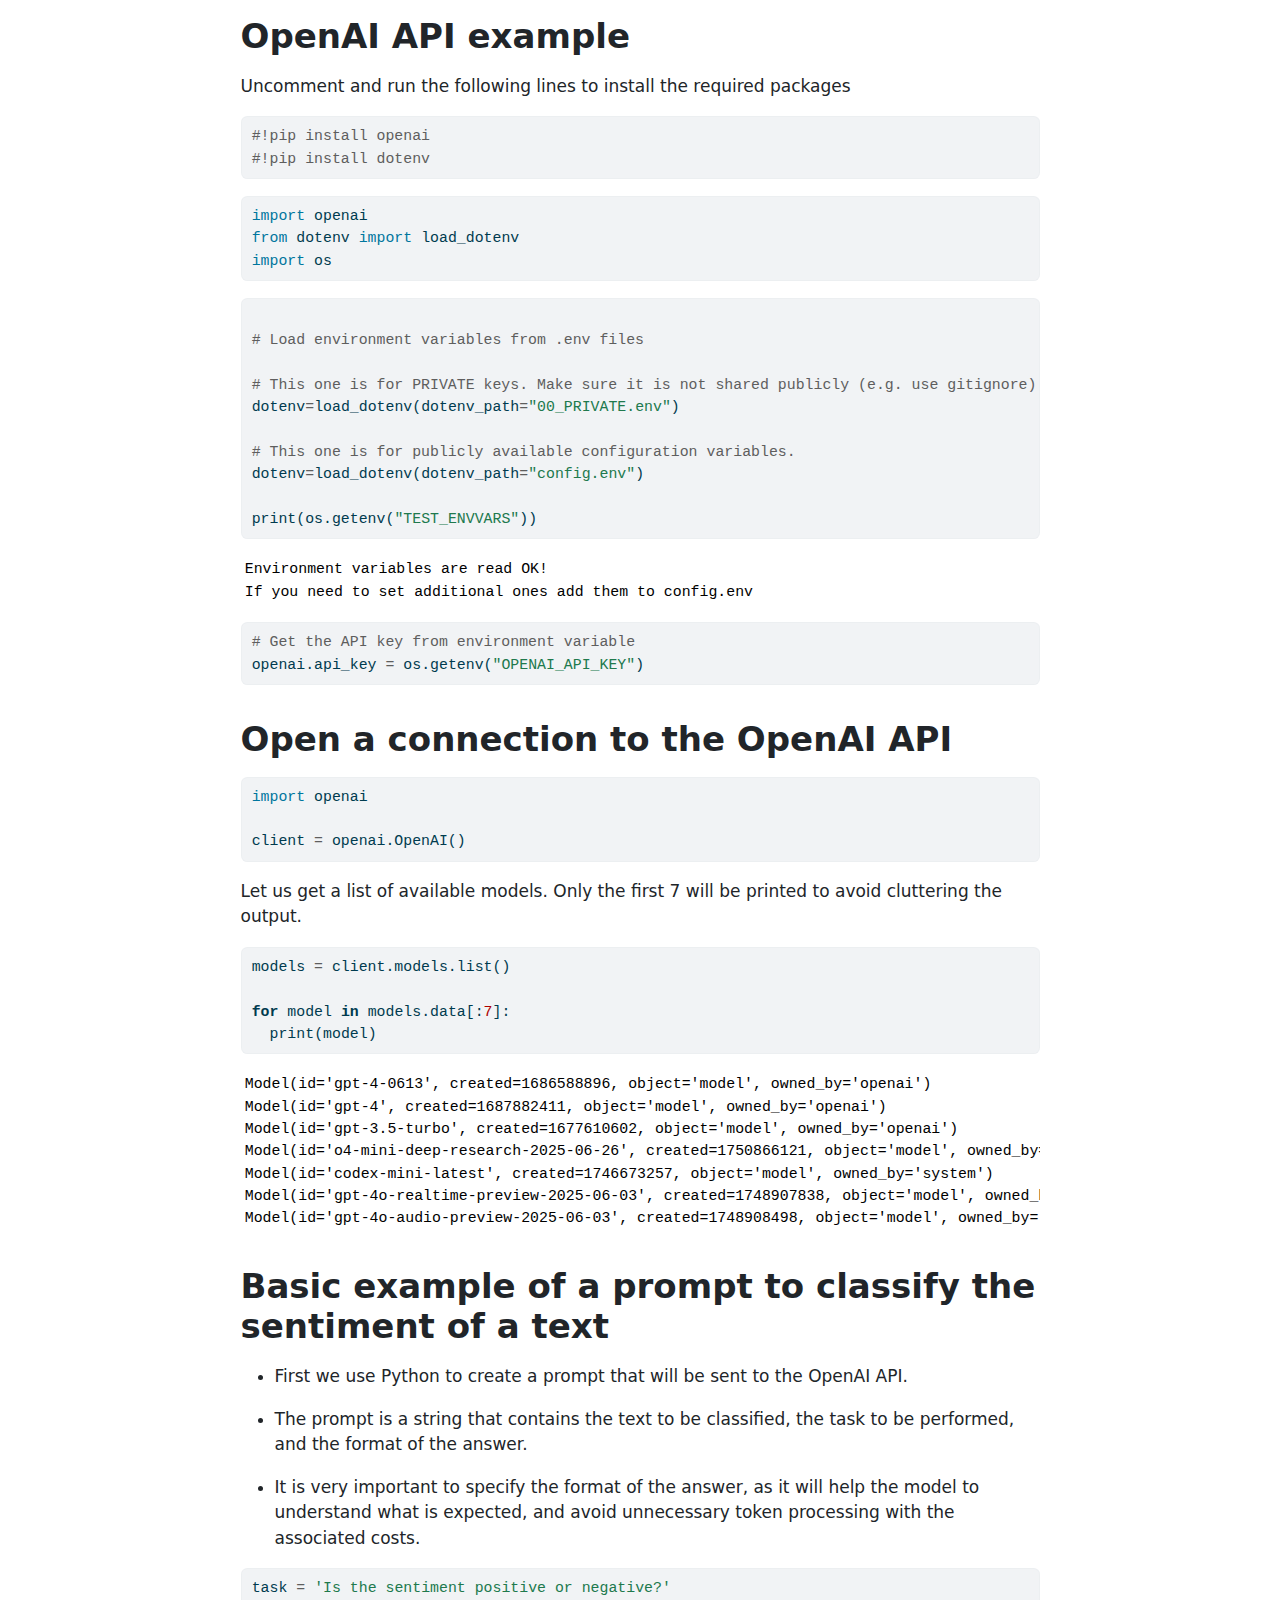
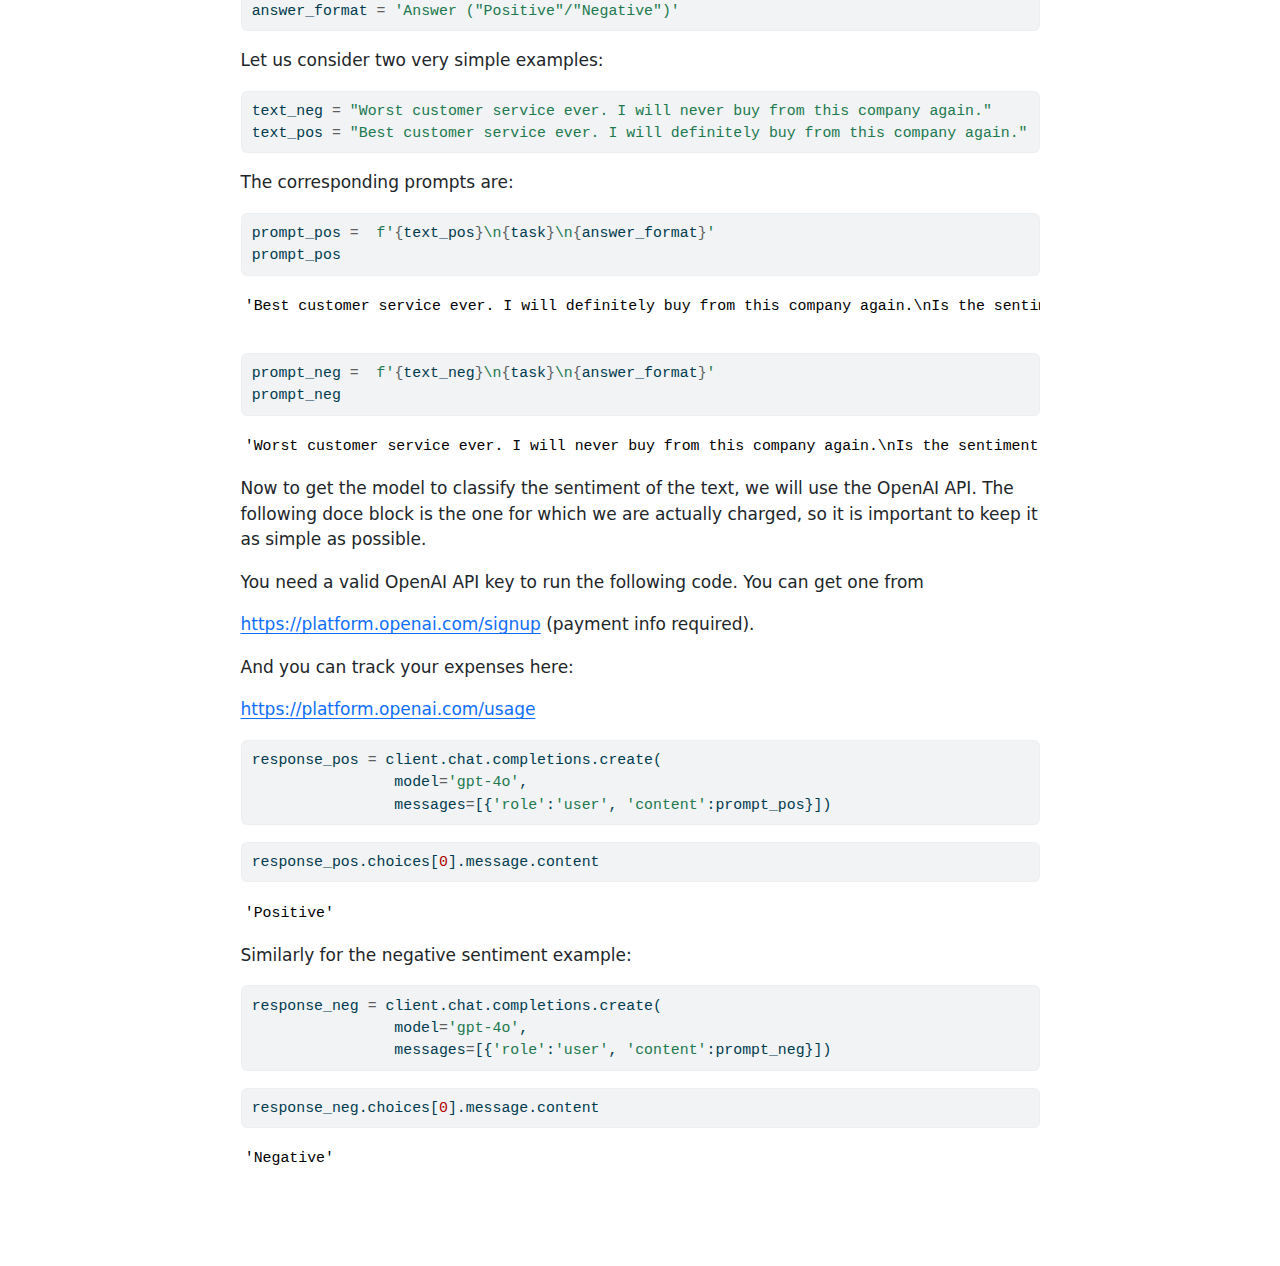
<file: OpenAI_API_example.html>
<!DOCTYPE html>
<html xmlns="http://www.w3.org/1999/xhtml" lang="en" xml:lang="en"><head>

<meta charset="utf-8">
<meta name="generator" content="quarto-1.6.42">

<meta name="viewport" content="width=device-width, initial-scale=1.0, user-scalable=yes">


<title>OpenAI API example</title>
<style>
code{white-space: pre-wrap;}
span.smallcaps{font-variant: small-caps;}
div.columns{display: flex; gap: min(4vw, 1.5em);}
div.column{flex: auto; overflow-x: auto;}
div.hanging-indent{margin-left: 1.5em; text-indent: -1.5em;}
ul.task-list{list-style: none;}
ul.task-list li input[type="checkbox"] {
  width: 0.8em;
  margin: 0 0.8em 0.2em -1em; /* quarto-specific, see https://github.com/quarto-dev/quarto-cli/issues/4556 */ 
  vertical-align: middle;
}
/* CSS for syntax highlighting */
pre > code.sourceCode { white-space: pre; position: relative; }
pre > code.sourceCode > span { line-height: 1.25; }
pre > code.sourceCode > span:empty { height: 1.2em; }
.sourceCode { overflow: visible; }
code.sourceCode > span { color: inherit; text-decoration: inherit; }
div.sourceCode { margin: 1em 0; }
pre.sourceCode { margin: 0; }
@media screen {
div.sourceCode { overflow: auto; }
}
@media print {
pre > code.sourceCode { white-space: pre-wrap; }
pre > code.sourceCode > span { display: inline-block; text-indent: -5em; padding-left: 5em; }
}
pre.numberSource code
  { counter-reset: source-line 0; }
pre.numberSource code > span
  { position: relative; left: -4em; counter-increment: source-line; }
pre.numberSource code > span > a:first-child::before
  { content: counter(source-line);
    position: relative; left: -1em; text-align: right; vertical-align: baseline;
    border: none; display: inline-block;
    -webkit-touch-callout: none; -webkit-user-select: none;
    -khtml-user-select: none; -moz-user-select: none;
    -ms-user-select: none; user-select: none;
    padding: 0 4px; width: 4em;
  }
pre.numberSource { margin-left: 3em;  padding-left: 4px; }
div.sourceCode
  {   }
@media screen {
pre > code.sourceCode > span > a:first-child::before { text-decoration: underline; }
}
</style>


<script src="OpenAI_API_example_files/libs/clipboard/clipboard.min.js"></script>
<script src="OpenAI_API_example_files/libs/quarto-html/quarto.js"></script>
<script src="OpenAI_API_example_files/libs/quarto-html/popper.min.js"></script>
<script src="OpenAI_API_example_files/libs/quarto-html/tippy.umd.min.js"></script>
<script src="OpenAI_API_example_files/libs/quarto-html/anchor.min.js"></script>
<link href="OpenAI_API_example_files/libs/quarto-html/tippy.css" rel="stylesheet">
<link href="OpenAI_API_example_files/libs/quarto-html/quarto-syntax-highlighting-2f5df379a58b258e96c21c0638c20c03.css" rel="stylesheet" id="quarto-text-highlighting-styles">
<script src="OpenAI_API_example_files/libs/bootstrap/bootstrap.min.js"></script>
<link href="OpenAI_API_example_files/libs/bootstrap/bootstrap-icons.css" rel="stylesheet">
<link href="OpenAI_API_example_files/libs/bootstrap/bootstrap-c0367b04c37547644fece4185067e4a7.min.css" rel="stylesheet" append-hash="true" id="quarto-bootstrap" data-mode="light">


</head>

<body class="fullcontent">

<div id="quarto-content" class="page-columns page-rows-contents page-layout-article">

<main class="content" id="quarto-document-content">

<header id="title-block-header" class="quarto-title-block default">
<div class="quarto-title">
<h1 class="title">OpenAI API example</h1>
</div>



<div class="quarto-title-meta">

    
  
    
  </div>
  


</header>


<p>Uncomment and run the following lines to install the required packages</p>
<div id="d427762d" class="cell" data-execution_count="21">
<div class="sourceCode cell-code" id="cb1"><pre class="sourceCode python code-with-copy"><code class="sourceCode python"><span id="cb1-1"><a href="#cb1-1" aria-hidden="true" tabindex="-1"></a><span class="co">#!pip install openai</span></span>
<span id="cb1-2"><a href="#cb1-2" aria-hidden="true" tabindex="-1"></a><span class="co">#!pip install dotenv</span></span></code><button title="Copy to Clipboard" class="code-copy-button"><i class="bi"></i></button></pre></div>
</div>
<div id="b0fd4fee" class="cell" data-execution_count="22">
<div class="sourceCode cell-code" id="cb2"><pre class="sourceCode python code-with-copy"><code class="sourceCode python"><span id="cb2-1"><a href="#cb2-1" aria-hidden="true" tabindex="-1"></a><span class="im">import</span> openai</span>
<span id="cb2-2"><a href="#cb2-2" aria-hidden="true" tabindex="-1"></a><span class="im">from</span> dotenv <span class="im">import</span> load_dotenv</span>
<span id="cb2-3"><a href="#cb2-3" aria-hidden="true" tabindex="-1"></a><span class="im">import</span> os</span></code><button title="Copy to Clipboard" class="code-copy-button"><i class="bi"></i></button></pre></div>
</div>
<div id="226ff827" class="cell" data-execution_count="23">
<div class="sourceCode cell-code" id="cb3"><pre class="sourceCode python code-with-copy"><code class="sourceCode python"><span id="cb3-1"><a href="#cb3-1" aria-hidden="true" tabindex="-1"></a></span>
<span id="cb3-2"><a href="#cb3-2" aria-hidden="true" tabindex="-1"></a><span class="co"># Load environment variables from .env files</span></span>
<span id="cb3-3"><a href="#cb3-3" aria-hidden="true" tabindex="-1"></a></span>
<span id="cb3-4"><a href="#cb3-4" aria-hidden="true" tabindex="-1"></a><span class="co"># This one is for PRIVATE keys. Make sure it is not shared publicly (e.g. use gitignore).</span></span>
<span id="cb3-5"><a href="#cb3-5" aria-hidden="true" tabindex="-1"></a>dotenv<span class="op">=</span>load_dotenv(dotenv_path<span class="op">=</span><span class="st">"00_PRIVATE.env"</span>)</span>
<span id="cb3-6"><a href="#cb3-6" aria-hidden="true" tabindex="-1"></a></span>
<span id="cb3-7"><a href="#cb3-7" aria-hidden="true" tabindex="-1"></a><span class="co"># This one is for publicly available configuration variables.</span></span>
<span id="cb3-8"><a href="#cb3-8" aria-hidden="true" tabindex="-1"></a>dotenv<span class="op">=</span>load_dotenv(dotenv_path<span class="op">=</span><span class="st">"config.env"</span>)</span>
<span id="cb3-9"><a href="#cb3-9" aria-hidden="true" tabindex="-1"></a></span>
<span id="cb3-10"><a href="#cb3-10" aria-hidden="true" tabindex="-1"></a><span class="bu">print</span>(os.getenv(<span class="st">"TEST_ENVVARS"</span>))</span></code><button title="Copy to Clipboard" class="code-copy-button"><i class="bi"></i></button></pre></div>
<div class="cell-output cell-output-stdout">
<pre><code>Environment variables are read OK!
If you need to set additional ones add them to config.env</code></pre>
</div>
</div>
<div id="791e7200" class="cell" data-execution_count="24">
<div class="sourceCode cell-code" id="cb5"><pre class="sourceCode python code-with-copy"><code class="sourceCode python"><span id="cb5-1"><a href="#cb5-1" aria-hidden="true" tabindex="-1"></a><span class="co"># Get the API key from environment variable</span></span>
<span id="cb5-2"><a href="#cb5-2" aria-hidden="true" tabindex="-1"></a>openai.api_key <span class="op">=</span> os.getenv(<span class="st">"OPENAI_API_KEY"</span>)</span></code><button title="Copy to Clipboard" class="code-copy-button"><i class="bi"></i></button></pre></div>
</div>
<section id="open-a-connection-to-the-openai-api" class="level1">
<h1>Open a connection to the OpenAI API</h1>
<div id="206b5a8b" class="cell" data-execution_count="25">
<div class="sourceCode cell-code" id="cb6"><pre class="sourceCode python code-with-copy"><code class="sourceCode python"><span id="cb6-1"><a href="#cb6-1" aria-hidden="true" tabindex="-1"></a><span class="im">import</span> openai </span>
<span id="cb6-2"><a href="#cb6-2" aria-hidden="true" tabindex="-1"></a></span>
<span id="cb6-3"><a href="#cb6-3" aria-hidden="true" tabindex="-1"></a>client <span class="op">=</span> openai.OpenAI()</span></code><button title="Copy to Clipboard" class="code-copy-button"><i class="bi"></i></button></pre></div>
</div>
<p>Let us get a list of available models. Only the first 7 will be printed to avoid cluttering the output.</p>
<div id="f79d0fae" class="cell" data-execution_count="26">
<div class="sourceCode cell-code" id="cb7"><pre class="sourceCode python code-with-copy"><code class="sourceCode python"><span id="cb7-1"><a href="#cb7-1" aria-hidden="true" tabindex="-1"></a>models <span class="op">=</span> client.models.<span class="bu">list</span>()</span>
<span id="cb7-2"><a href="#cb7-2" aria-hidden="true" tabindex="-1"></a></span>
<span id="cb7-3"><a href="#cb7-3" aria-hidden="true" tabindex="-1"></a><span class="cf">for</span> model <span class="kw">in</span> models.data[:<span class="dv">7</span>]:</span>
<span id="cb7-4"><a href="#cb7-4" aria-hidden="true" tabindex="-1"></a>  <span class="bu">print</span>(model)</span></code><button title="Copy to Clipboard" class="code-copy-button"><i class="bi"></i></button></pre></div>
<div class="cell-output cell-output-stdout">
<pre><code>Model(id='gpt-4-0613', created=1686588896, object='model', owned_by='openai')
Model(id='gpt-4', created=1687882411, object='model', owned_by='openai')
Model(id='gpt-3.5-turbo', created=1677610602, object='model', owned_by='openai')
Model(id='o4-mini-deep-research-2025-06-26', created=1750866121, object='model', owned_by='system')
Model(id='codex-mini-latest', created=1746673257, object='model', owned_by='system')
Model(id='gpt-4o-realtime-preview-2025-06-03', created=1748907838, object='model', owned_by='system')
Model(id='gpt-4o-audio-preview-2025-06-03', created=1748908498, object='model', owned_by='system')</code></pre>
</div>
</div>
</section>
<section id="basic-example-of-a-prompt-to-classify-the-sentiment-of-a-text" class="level1">
<h1>Basic example of a prompt to classify the sentiment of a text</h1>
<ul>
<li><p>First we use Python to create a prompt that will be sent to the OpenAI API.</p></li>
<li><p>The prompt is a string that contains the text to be classified, the task to be performed, and the format of the answer.</p></li>
<li><p>It is very important to specify the format of the answer, as it will help the model to understand what is expected, and avoid unnecessary token processing with the associated costs.</p></li>
</ul>
<div id="d6a0450d" class="cell" data-execution_count="27">
<div class="sourceCode cell-code" id="cb9"><pre class="sourceCode python code-with-copy"><code class="sourceCode python"><span id="cb9-1"><a href="#cb9-1" aria-hidden="true" tabindex="-1"></a>task <span class="op">=</span> <span class="st">'Is the sentiment positive or negative?'</span></span>
<span id="cb9-2"><a href="#cb9-2" aria-hidden="true" tabindex="-1"></a>answer_format <span class="op">=</span> <span class="st">'Answer ("Positive"/"Negative")'</span></span></code><button title="Copy to Clipboard" class="code-copy-button"><i class="bi"></i></button></pre></div>
</div>
<p>Let us consider two very simple examples:</p>
<div id="c65600d9" class="cell" data-execution_count="28">
<div class="sourceCode cell-code" id="cb10"><pre class="sourceCode python code-with-copy"><code class="sourceCode python"><span id="cb10-1"><a href="#cb10-1" aria-hidden="true" tabindex="-1"></a>text_neg <span class="op">=</span> <span class="st">"Worst customer service ever. I will never buy from this company again."</span></span>
<span id="cb10-2"><a href="#cb10-2" aria-hidden="true" tabindex="-1"></a>text_pos <span class="op">=</span> <span class="st">"Best customer service ever. I will definitely buy from this company again."</span></span></code><button title="Copy to Clipboard" class="code-copy-button"><i class="bi"></i></button></pre></div>
</div>
<p>The corresponding prompts are:</p>
<div id="50beda73" class="cell" data-execution_count="29">
<div class="sourceCode cell-code" id="cb11"><pre class="sourceCode python code-with-copy"><code class="sourceCode python"><span id="cb11-1"><a href="#cb11-1" aria-hidden="true" tabindex="-1"></a>prompt_pos <span class="op">=</span>  <span class="ss">f'</span><span class="sc">{</span>text_pos<span class="sc">}</span><span class="ch">\n</span><span class="sc">{</span>task<span class="sc">}</span><span class="ch">\n</span><span class="sc">{</span>answer_format<span class="sc">}</span><span class="ss">'</span></span>
<span id="cb11-2"><a href="#cb11-2" aria-hidden="true" tabindex="-1"></a>prompt_pos</span></code><button title="Copy to Clipboard" class="code-copy-button"><i class="bi"></i></button></pre></div>
<div class="cell-output cell-output-display" data-execution_count="29">
<pre><code>'Best customer service ever. I will definitely buy from this company again.\nIs the sentiment positive or negative?\nAnswer ("Positive"/"Negative")'</code></pre>
</div>
</div>
<div id="ccbf58dc" class="cell" data-execution_count="32">
<div class="sourceCode cell-code" id="cb13"><pre class="sourceCode python code-with-copy"><code class="sourceCode python"><span id="cb13-1"><a href="#cb13-1" aria-hidden="true" tabindex="-1"></a>prompt_neg <span class="op">=</span>  <span class="ss">f'</span><span class="sc">{</span>text_neg<span class="sc">}</span><span class="ch">\n</span><span class="sc">{</span>task<span class="sc">}</span><span class="ch">\n</span><span class="sc">{</span>answer_format<span class="sc">}</span><span class="ss">'</span></span>
<span id="cb13-2"><a href="#cb13-2" aria-hidden="true" tabindex="-1"></a>prompt_neg</span></code><button title="Copy to Clipboard" class="code-copy-button"><i class="bi"></i></button></pre></div>
<div class="cell-output cell-output-display" data-execution_count="32">
<pre><code>'Worst customer service ever. I will never buy from this company again.\nIs the sentiment positive or negative?\nAnswer ("Positive"/"Negative")'</code></pre>
</div>
</div>
<p>Now to get the model to classify the sentiment of the text, we will use the OpenAI API. The following doce block is the one for which we are actually charged, so it is important to keep it as simple as possible.</p>
<p>You need a valid OpenAI API key to run the following code. You can get one from</p>
<p><a href="https://platform.openai.com/signup">https://platform.openai.com/signup</a> (payment info required).</p>
<p>And you can track your expenses here:</p>
<p><a href="https://platform.openai.com/usage">https://platform.openai.com/usage</a></p>
<div id="59ad5e7a" class="cell" data-execution_count="30">
<div class="sourceCode cell-code" id="cb15"><pre class="sourceCode python code-with-copy"><code class="sourceCode python"><span id="cb15-1"><a href="#cb15-1" aria-hidden="true" tabindex="-1"></a>response_pos <span class="op">=</span> client.chat.completions.create(</span>
<span id="cb15-2"><a href="#cb15-2" aria-hidden="true" tabindex="-1"></a>                model<span class="op">=</span><span class="st">'gpt-4o'</span>,</span>
<span id="cb15-3"><a href="#cb15-3" aria-hidden="true" tabindex="-1"></a>                messages<span class="op">=</span>[{<span class="st">'role'</span>:<span class="st">'user'</span>, <span class="st">'content'</span>:prompt_pos}])</span></code><button title="Copy to Clipboard" class="code-copy-button"><i class="bi"></i></button></pre></div>
</div>
<div id="733ce78a" class="cell" data-execution_count="31">
<div class="sourceCode cell-code" id="cb16"><pre class="sourceCode python code-with-copy"><code class="sourceCode python"><span id="cb16-1"><a href="#cb16-1" aria-hidden="true" tabindex="-1"></a>response_pos.choices[<span class="dv">0</span>].message.content</span></code><button title="Copy to Clipboard" class="code-copy-button"><i class="bi"></i></button></pre></div>
<div class="cell-output cell-output-display" data-execution_count="31">
<pre><code>'Positive'</code></pre>
</div>
</div>
<p>Similarly for the negative sentiment example:</p>
<div id="ca218f8e" class="cell" data-execution_count="33">
<div class="sourceCode cell-code" id="cb18"><pre class="sourceCode python code-with-copy"><code class="sourceCode python"><span id="cb18-1"><a href="#cb18-1" aria-hidden="true" tabindex="-1"></a>response_neg <span class="op">=</span> client.chat.completions.create(</span>
<span id="cb18-2"><a href="#cb18-2" aria-hidden="true" tabindex="-1"></a>                model<span class="op">=</span><span class="st">'gpt-4o'</span>,</span>
<span id="cb18-3"><a href="#cb18-3" aria-hidden="true" tabindex="-1"></a>                messages<span class="op">=</span>[{<span class="st">'role'</span>:<span class="st">'user'</span>, <span class="st">'content'</span>:prompt_neg}])</span></code><button title="Copy to Clipboard" class="code-copy-button"><i class="bi"></i></button></pre></div>
</div>
<div id="1f4c90a2" class="cell" data-execution_count="34">
<div class="sourceCode cell-code" id="cb19"><pre class="sourceCode python code-with-copy"><code class="sourceCode python"><span id="cb19-1"><a href="#cb19-1" aria-hidden="true" tabindex="-1"></a>response_neg.choices[<span class="dv">0</span>].message.content</span></code><button title="Copy to Clipboard" class="code-copy-button"><i class="bi"></i></button></pre></div>
<div class="cell-output cell-output-display" data-execution_count="34">
<pre><code>'Negative'</code></pre>
</div>
</div>
</section>

</main>
<!-- /main column -->
<script id="quarto-html-after-body" type="application/javascript">
window.document.addEventListener("DOMContentLoaded", function (event) {
  const toggleBodyColorMode = (bsSheetEl) => {
    const mode = bsSheetEl.getAttribute("data-mode");
    const bodyEl = window.document.querySelector("body");
    if (mode === "dark") {
      bodyEl.classList.add("quarto-dark");
      bodyEl.classList.remove("quarto-light");
    } else {
      bodyEl.classList.add("quarto-light");
      bodyEl.classList.remove("quarto-dark");
    }
  }
  const toggleBodyColorPrimary = () => {
    const bsSheetEl = window.document.querySelector("link#quarto-bootstrap");
    if (bsSheetEl) {
      toggleBodyColorMode(bsSheetEl);
    }
  }
  toggleBodyColorPrimary();  
  const icon = "";
  const anchorJS = new window.AnchorJS();
  anchorJS.options = {
    placement: 'right',
    icon: icon
  };
  anchorJS.add('.anchored');
  const isCodeAnnotation = (el) => {
    for (const clz of el.classList) {
      if (clz.startsWith('code-annotation-')) {                     
        return true;
      }
    }
    return false;
  }
  const onCopySuccess = function(e) {
    // button target
    const button = e.trigger;
    // don't keep focus
    button.blur();
    // flash "checked"
    button.classList.add('code-copy-button-checked');
    var currentTitle = button.getAttribute("title");
    button.setAttribute("title", "Copied!");
    let tooltip;
    if (window.bootstrap) {
      button.setAttribute("data-bs-toggle", "tooltip");
      button.setAttribute("data-bs-placement", "left");
      button.setAttribute("data-bs-title", "Copied!");
      tooltip = new bootstrap.Tooltip(button, 
        { trigger: "manual", 
          customClass: "code-copy-button-tooltip",
          offset: [0, -8]});
      tooltip.show();    
    }
    setTimeout(function() {
      if (tooltip) {
        tooltip.hide();
        button.removeAttribute("data-bs-title");
        button.removeAttribute("data-bs-toggle");
        button.removeAttribute("data-bs-placement");
      }
      button.setAttribute("title", currentTitle);
      button.classList.remove('code-copy-button-checked');
    }, 1000);
    // clear code selection
    e.clearSelection();
  }
  const getTextToCopy = function(trigger) {
      const codeEl = trigger.previousElementSibling.cloneNode(true);
      for (const childEl of codeEl.children) {
        if (isCodeAnnotation(childEl)) {
          childEl.remove();
        }
      }
      return codeEl.innerText;
  }
  const clipboard = new window.ClipboardJS('.code-copy-button:not([data-in-quarto-modal])', {
    text: getTextToCopy
  });
  clipboard.on('success', onCopySuccess);
  if (window.document.getElementById('quarto-embedded-source-code-modal')) {
    const clipboardModal = new window.ClipboardJS('.code-copy-button[data-in-quarto-modal]', {
      text: getTextToCopy,
      container: window.document.getElementById('quarto-embedded-source-code-modal')
    });
    clipboardModal.on('success', onCopySuccess);
  }
    var localhostRegex = new RegExp(/^(?:http|https):\/\/localhost\:?[0-9]*\//);
    var mailtoRegex = new RegExp(/^mailto:/);
      var filterRegex = new RegExp('/' + window.location.host + '/');
    var isInternal = (href) => {
        return filterRegex.test(href) || localhostRegex.test(href) || mailtoRegex.test(href);
    }
    // Inspect non-navigation links and adorn them if external
 	var links = window.document.querySelectorAll('a[href]:not(.nav-link):not(.navbar-brand):not(.toc-action):not(.sidebar-link):not(.sidebar-item-toggle):not(.pagination-link):not(.no-external):not([aria-hidden]):not(.dropdown-item):not(.quarto-navigation-tool):not(.about-link)');
    for (var i=0; i<links.length; i++) {
      const link = links[i];
      if (!isInternal(link.href)) {
        // undo the damage that might have been done by quarto-nav.js in the case of
        // links that we want to consider external
        if (link.dataset.originalHref !== undefined) {
          link.href = link.dataset.originalHref;
        }
      }
    }
  function tippyHover(el, contentFn, onTriggerFn, onUntriggerFn) {
    const config = {
      allowHTML: true,
      maxWidth: 500,
      delay: 100,
      arrow: false,
      appendTo: function(el) {
          return el.parentElement;
      },
      interactive: true,
      interactiveBorder: 10,
      theme: 'quarto',
      placement: 'bottom-start',
    };
    if (contentFn) {
      config.content = contentFn;
    }
    if (onTriggerFn) {
      config.onTrigger = onTriggerFn;
    }
    if (onUntriggerFn) {
      config.onUntrigger = onUntriggerFn;
    }
    window.tippy(el, config); 
  }
  const noterefs = window.document.querySelectorAll('a[role="doc-noteref"]');
  for (var i=0; i<noterefs.length; i++) {
    const ref = noterefs[i];
    tippyHover(ref, function() {
      // use id or data attribute instead here
      let href = ref.getAttribute('data-footnote-href') || ref.getAttribute('href');
      try { href = new URL(href).hash; } catch {}
      const id = href.replace(/^#\/?/, "");
      const note = window.document.getElementById(id);
      if (note) {
        return note.innerHTML;
      } else {
        return "";
      }
    });
  }
  const xrefs = window.document.querySelectorAll('a.quarto-xref');
  const processXRef = (id, note) => {
    // Strip column container classes
    const stripColumnClz = (el) => {
      el.classList.remove("page-full", "page-columns");
      if (el.children) {
        for (const child of el.children) {
          stripColumnClz(child);
        }
      }
    }
    stripColumnClz(note)
    if (id === null || id.startsWith('sec-')) {
      // Special case sections, only their first couple elements
      const container = document.createElement("div");
      if (note.children && note.children.length > 2) {
        container.appendChild(note.children[0].cloneNode(true));
        for (let i = 1; i < note.children.length; i++) {
          const child = note.children[i];
          if (child.tagName === "P" && child.innerText === "") {
            continue;
          } else {
            container.appendChild(child.cloneNode(true));
            break;
          }
        }
        if (window.Quarto?.typesetMath) {
          window.Quarto.typesetMath(container);
        }
        return container.innerHTML
      } else {
        if (window.Quarto?.typesetMath) {
          window.Quarto.typesetMath(note);
        }
        return note.innerHTML;
      }
    } else {
      // Remove any anchor links if they are present
      const anchorLink = note.querySelector('a.anchorjs-link');
      if (anchorLink) {
        anchorLink.remove();
      }
      if (window.Quarto?.typesetMath) {
        window.Quarto.typesetMath(note);
      }
      if (note.classList.contains("callout")) {
        return note.outerHTML;
      } else {
        return note.innerHTML;
      }
    }
  }
  for (var i=0; i<xrefs.length; i++) {
    const xref = xrefs[i];
    tippyHover(xref, undefined, function(instance) {
      instance.disable();
      let url = xref.getAttribute('href');
      let hash = undefined; 
      if (url.startsWith('#')) {
        hash = url;
      } else {
        try { hash = new URL(url).hash; } catch {}
      }
      if (hash) {
        const id = hash.replace(/^#\/?/, "");
        const note = window.document.getElementById(id);
        if (note !== null) {
          try {
            const html = processXRef(id, note.cloneNode(true));
            instance.setContent(html);
          } finally {
            instance.enable();
            instance.show();
          }
        } else {
          // See if we can fetch this
          fetch(url.split('#')[0])
          .then(res => res.text())
          .then(html => {
            const parser = new DOMParser();
            const htmlDoc = parser.parseFromString(html, "text/html");
            const note = htmlDoc.getElementById(id);
            if (note !== null) {
              const html = processXRef(id, note);
              instance.setContent(html);
            } 
          }).finally(() => {
            instance.enable();
            instance.show();
          });
        }
      } else {
        // See if we can fetch a full url (with no hash to target)
        // This is a special case and we should probably do some content thinning / targeting
        fetch(url)
        .then(res => res.text())
        .then(html => {
          const parser = new DOMParser();
          const htmlDoc = parser.parseFromString(html, "text/html");
          const note = htmlDoc.querySelector('main.content');
          if (note !== null) {
            // This should only happen for chapter cross references
            // (since there is no id in the URL)
            // remove the first header
            if (note.children.length > 0 && note.children[0].tagName === "HEADER") {
              note.children[0].remove();
            }
            const html = processXRef(null, note);
            instance.setContent(html);
          } 
        }).finally(() => {
          instance.enable();
          instance.show();
        });
      }
    }, function(instance) {
    });
  }
      let selectedAnnoteEl;
      const selectorForAnnotation = ( cell, annotation) => {
        let cellAttr = 'data-code-cell="' + cell + '"';
        let lineAttr = 'data-code-annotation="' +  annotation + '"';
        const selector = 'span[' + cellAttr + '][' + lineAttr + ']';
        return selector;
      }
      const selectCodeLines = (annoteEl) => {
        const doc = window.document;
        const targetCell = annoteEl.getAttribute("data-target-cell");
        const targetAnnotation = annoteEl.getAttribute("data-target-annotation");
        const annoteSpan = window.document.querySelector(selectorForAnnotation(targetCell, targetAnnotation));
        const lines = annoteSpan.getAttribute("data-code-lines").split(",");
        const lineIds = lines.map((line) => {
          return targetCell + "-" + line;
        })
        let top = null;
        let height = null;
        let parent = null;
        if (lineIds.length > 0) {
            //compute the position of the single el (top and bottom and make a div)
            const el = window.document.getElementById(lineIds[0]);
            top = el.offsetTop;
            height = el.offsetHeight;
            parent = el.parentElement.parentElement;
          if (lineIds.length > 1) {
            const lastEl = window.document.getElementById(lineIds[lineIds.length - 1]);
            const bottom = lastEl.offsetTop + lastEl.offsetHeight;
            height = bottom - top;
          }
          if (top !== null && height !== null && parent !== null) {
            // cook up a div (if necessary) and position it 
            let div = window.document.getElementById("code-annotation-line-highlight");
            if (div === null) {
              div = window.document.createElement("div");
              div.setAttribute("id", "code-annotation-line-highlight");
              div.style.position = 'absolute';
              parent.appendChild(div);
            }
            div.style.top = top - 2 + "px";
            div.style.height = height + 4 + "px";
            div.style.left = 0;
            let gutterDiv = window.document.getElementById("code-annotation-line-highlight-gutter");
            if (gutterDiv === null) {
              gutterDiv = window.document.createElement("div");
              gutterDiv.setAttribute("id", "code-annotation-line-highlight-gutter");
              gutterDiv.style.position = 'absolute';
              const codeCell = window.document.getElementById(targetCell);
              const gutter = codeCell.querySelector('.code-annotation-gutter');
              gutter.appendChild(gutterDiv);
            }
            gutterDiv.style.top = top - 2 + "px";
            gutterDiv.style.height = height + 4 + "px";
          }
          selectedAnnoteEl = annoteEl;
        }
      };
      const unselectCodeLines = () => {
        const elementsIds = ["code-annotation-line-highlight", "code-annotation-line-highlight-gutter"];
        elementsIds.forEach((elId) => {
          const div = window.document.getElementById(elId);
          if (div) {
            div.remove();
          }
        });
        selectedAnnoteEl = undefined;
      };
        // Handle positioning of the toggle
    window.addEventListener(
      "resize",
      throttle(() => {
        elRect = undefined;
        if (selectedAnnoteEl) {
          selectCodeLines(selectedAnnoteEl);
        }
      }, 10)
    );
    function throttle(fn, ms) {
    let throttle = false;
    let timer;
      return (...args) => {
        if(!throttle) { // first call gets through
            fn.apply(this, args);
            throttle = true;
        } else { // all the others get throttled
            if(timer) clearTimeout(timer); // cancel #2
            timer = setTimeout(() => {
              fn.apply(this, args);
              timer = throttle = false;
            }, ms);
        }
      };
    }
      // Attach click handler to the DT
      const annoteDls = window.document.querySelectorAll('dt[data-target-cell]');
      for (const annoteDlNode of annoteDls) {
        annoteDlNode.addEventListener('click', (event) => {
          const clickedEl = event.target;
          if (clickedEl !== selectedAnnoteEl) {
            unselectCodeLines();
            const activeEl = window.document.querySelector('dt[data-target-cell].code-annotation-active');
            if (activeEl) {
              activeEl.classList.remove('code-annotation-active');
            }
            selectCodeLines(clickedEl);
            clickedEl.classList.add('code-annotation-active');
          } else {
            // Unselect the line
            unselectCodeLines();
            clickedEl.classList.remove('code-annotation-active');
          }
        });
      }
  const findCites = (el) => {
    const parentEl = el.parentElement;
    if (parentEl) {
      const cites = parentEl.dataset.cites;
      if (cites) {
        return {
          el,
          cites: cites.split(' ')
        };
      } else {
        return findCites(el.parentElement)
      }
    } else {
      return undefined;
    }
  };
  var bibliorefs = window.document.querySelectorAll('a[role="doc-biblioref"]');
  for (var i=0; i<bibliorefs.length; i++) {
    const ref = bibliorefs[i];
    const citeInfo = findCites(ref);
    if (citeInfo) {
      tippyHover(citeInfo.el, function() {
        var popup = window.document.createElement('div');
        citeInfo.cites.forEach(function(cite) {
          var citeDiv = window.document.createElement('div');
          citeDiv.classList.add('hanging-indent');
          citeDiv.classList.add('csl-entry');
          var biblioDiv = window.document.getElementById('ref-' + cite);
          if (biblioDiv) {
            citeDiv.innerHTML = biblioDiv.innerHTML;
          }
          popup.appendChild(citeDiv);
        });
        return popup.innerHTML;
      });
    }
  }
});
</script>
</div> <!-- /content -->




</body></html>
</file>
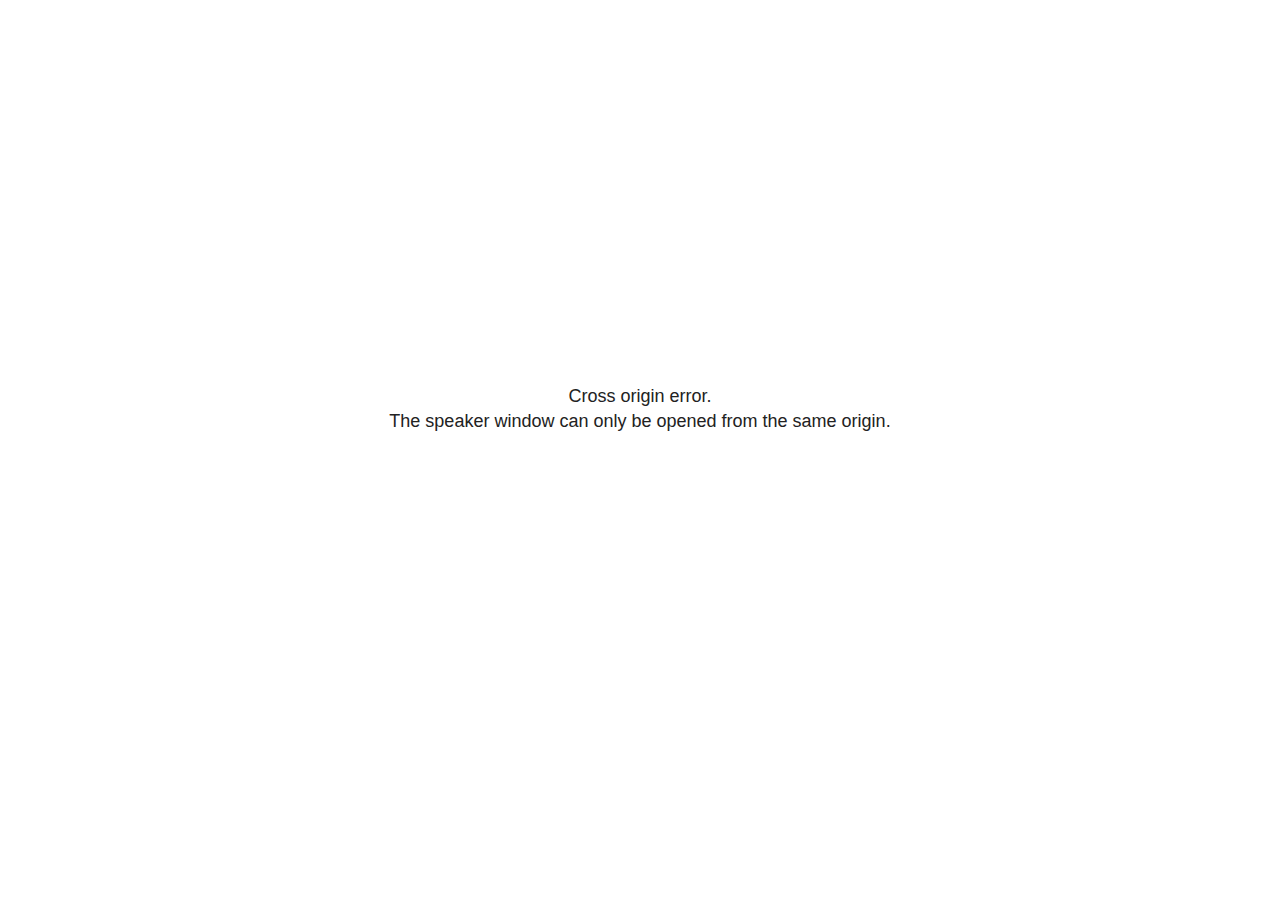
<file: DA_AI_files/libs/revealjs/plugin/notes/speaker-view.html>
<!--
	NOTE: You need to build the notes plugin after making changes to this file.
-->
<html lang="en">
	<head>
		<meta charset="utf-8">

		<title>reveal.js - Speaker View</title>

		<style>
			body {
				font-family: Helvetica;
				font-size: 18px;
			}

			#current-slide,
			#upcoming-slide,
			#speaker-controls {
				padding: 6px;
				box-sizing: border-box;
				-moz-box-sizing: border-box;
			}

			#current-slide iframe,
			#upcoming-slide iframe {
				width: 100%;
				height: 100%;
				border: 1px solid #ddd;
			}

			#current-slide .label,
			#upcoming-slide .label {
				position: absolute;
				top: 10px;
				left: 10px;
				z-index: 2;
			}

			#connection-status {
				position: absolute;
				top: 0;
				left: 0;
				width: 100%;
				height: 100%;
				z-index: 20;
				padding: 30% 20% 20% 20%;
				font-size: 18px;
				color: #222;
				background: #fff;
				text-align: center;
				box-sizing: border-box;
				line-height: 1.4;
			}

			.overlay-element {
				height: 34px;
				line-height: 34px;
				padding: 0 10px;
				text-shadow: none;
				background: rgba( 220, 220, 220, 0.8 );
				color: #222;
				font-size: 14px;
			}

			.overlay-element.interactive:hover {
				background: rgba( 220, 220, 220, 1 );
			}

			#current-slide {
				position: absolute;
				width: 60%;
				height: 100%;
				top: 0;
				left: 0;
				padding-right: 0;
			}

			#upcoming-slide {
				position: absolute;
				width: 40%;
				height: 40%;
				right: 0;
				top: 0;
			}

			/* Speaker controls */
			#speaker-controls {
				position: absolute;
				top: 40%;
				right: 0;
				width: 40%;
				height: 60%;
				overflow: auto;
				font-size: 18px;
			}

				.speaker-controls-time.hidden,
				.speaker-controls-notes.hidden {
					display: none;
				}

				.speaker-controls-time .label,
				.speaker-controls-pace .label,
				.speaker-controls-notes .label {
					text-transform: uppercase;
					font-weight: normal;
					font-size: 0.66em;
					color: #666;
					margin: 0;
				}

				.speaker-controls-time, .speaker-controls-pace {
					border-bottom: 1px solid rgba( 200, 200, 200, 0.5 );
					margin-bottom: 10px;
					padding: 10px 16px;
					padding-bottom: 20px;
					cursor: pointer;
				}

				.speaker-controls-time .reset-button {
					opacity: 0;
					float: right;
					color: #666;
					text-decoration: none;
				}
				.speaker-controls-time:hover .reset-button {
					opacity: 1;
				}

				.speaker-controls-time .timer,
				.speaker-controls-time .clock {
					width: 50%;
				}

				.speaker-controls-time .timer,
				.speaker-controls-time .clock,
				.speaker-controls-time .pacing .hours-value,
				.speaker-controls-time .pacing .minutes-value,
				.speaker-controls-time .pacing .seconds-value {
					font-size: 1.9em;
				}

				.speaker-controls-time .timer {
					float: left;
				}

				.speaker-controls-time .clock {
					float: right;
					text-align: right;
				}

				.speaker-controls-time span.mute {
					opacity: 0.3;
				}

				.speaker-controls-time .pacing-title {
					margin-top: 5px;
				}

				.speaker-controls-time .pacing.ahead {
					color: blue;
				}

				.speaker-controls-time .pacing.on-track {
					color: green;
				}

				.speaker-controls-time .pacing.behind {
					color: red;
				}

				.speaker-controls-notes {
					padding: 10px 16px;
				}

				.speaker-controls-notes .value {
					margin-top: 5px;
					line-height: 1.4;
					font-size: 1.2em;
				}

			/* Layout selector */
			#speaker-layout {
				position: absolute;
				top: 10px;
				right: 10px;
				color: #222;
				z-index: 10;
			}
				#speaker-layout select {
					position: absolute;
					width: 100%;
					height: 100%;
					top: 0;
					left: 0;
					border: 0;
					box-shadow: 0;
					cursor: pointer;
					opacity: 0;

					font-size: 1em;
					background-color: transparent;

					-moz-appearance: none;
					-webkit-appearance: none;
					-webkit-tap-highlight-color: rgba(0, 0, 0, 0);
				}

				#speaker-layout select:focus {
					outline: none;
					box-shadow: none;
				}

			.clear {
				clear: both;
			}

			/* Speaker layout: Wide */
			body[data-speaker-layout="wide"] #current-slide,
			body[data-speaker-layout="wide"] #upcoming-slide {
				width: 50%;
				height: 45%;
				padding: 6px;
			}

			body[data-speaker-layout="wide"] #current-slide {
				top: 0;
				left: 0;
			}

			body[data-speaker-layout="wide"] #upcoming-slide {
				top: 0;
				left: 50%;
			}

			body[data-speaker-layout="wide"] #speaker-controls {
				top: 45%;
				left: 0;
				width: 100%;
				height: 50%;
				font-size: 1.25em;
			}

			/* Speaker layout: Tall */
			body[data-speaker-layout="tall"] #current-slide,
			body[data-speaker-layout="tall"] #upcoming-slide {
				width: 45%;
				height: 50%;
				padding: 6px;
			}

			body[data-speaker-layout="tall"] #current-slide {
				top: 0;
				left: 0;
			}

			body[data-speaker-layout="tall"] #upcoming-slide {
				top: 50%;
				left: 0;
			}

			body[data-speaker-layout="tall"] #speaker-controls {
				padding-top: 40px;
				top: 0;
				left: 45%;
				width: 55%;
				height: 100%;
				font-size: 1.25em;
			}

			/* Speaker layout: Notes only */
			body[data-speaker-layout="notes-only"] #current-slide,
			body[data-speaker-layout="notes-only"] #upcoming-slide {
				display: none;
			}

			body[data-speaker-layout="notes-only"] #speaker-controls {
				padding-top: 40px;
				top: 0;
				left: 0;
				width: 100%;
				height: 100%;
				font-size: 1.25em;
			}

			@media screen and (max-width: 1080px) {
				body[data-speaker-layout="default"] #speaker-controls {
					font-size: 16px;
				}
			}

			@media screen and (max-width: 900px) {
				body[data-speaker-layout="default"] #speaker-controls {
					font-size: 14px;
				}
			}

			@media screen and (max-width: 800px) {
				body[data-speaker-layout="default"] #speaker-controls {
					font-size: 12px;
				}
			}

		</style>
	</head>

	<body>

		<div id="connection-status">Loading speaker view...</div>

		<div id="current-slide"></div>
		<div id="upcoming-slide"><span class="overlay-element label">Upcoming</span></div>
		<div id="speaker-controls">
			<div class="speaker-controls-time">
				<h4 class="label">Time <span class="reset-button">Click to Reset</span></h4>
				<div class="clock">
					<span class="clock-value">0:00 AM</span>
				</div>
				<div class="timer">
					<span class="hours-value">00</span><span class="minutes-value">:00</span><span class="seconds-value">:00</span>
				</div>
				<div class="clear"></div>

				<h4 class="label pacing-title" style="display: none">Pacing – Time to finish current slide</h4>
				<div class="pacing" style="display: none">
					<span class="hours-value">00</span><span class="minutes-value">:00</span><span class="seconds-value">:00</span>
				</div>
			</div>

			<div class="speaker-controls-notes hidden">
				<h4 class="label">Notes</h4>
				<div class="value"></div>
			</div>
		</div>
		<div id="speaker-layout" class="overlay-element interactive">
			<span class="speaker-layout-label"></span>
			<select class="speaker-layout-dropdown"></select>
		</div>

		<script>

			(function() {

				var notes,
					notesValue,
					currentState,
					currentSlide,
					upcomingSlide,
					layoutLabel,
					layoutDropdown,
					pendingCalls = {},
					lastRevealApiCallId = 0,
					connected = false

				var connectionStatus = document.querySelector( '#connection-status' );

				var SPEAKER_LAYOUTS = {
					'default': 'Default',
					'wide': 'Wide',
					'tall': 'Tall',
					'notes-only': 'Notes only'
				};

				setupLayout();

				let openerOrigin;

				try {
					openerOrigin = window.opener.location.origin;
				}
				catch ( error ) { console.warn( error ) }

				// In order to prevent XSS, the speaker view will only run if its
				// opener has the same origin as itself
				if( window.location.origin !== openerOrigin ) {
					connectionStatus.innerHTML = 'Cross origin error.<br>The speaker window can only be opened from the same origin.';
					return;
				}

				var connectionTimeout = setTimeout( function() {
					connectionStatus.innerHTML = 'Error connecting to main window.<br>Please try closing and reopening the speaker view.';
				}, 5000 );

				window.addEventListener( 'message', function( event ) {

					// Validate the origin of all messages to avoid parsing messages
					// that aren't meant for us. Ignore when running off file:// so
					// that the speaker view continues to work without a web server.
					if( window.location.origin !== event.origin && window.location.origin !== 'file://' ) {
						return
					}

					clearTimeout( connectionTimeout );
					connectionStatus.style.display = 'none';

					var data = JSON.parse( event.data );

					// The overview mode is only useful to the reveal.js instance
					// where navigation occurs so we don't sync it
					if( data.state ) delete data.state.overview;

					// Messages sent by the notes plugin inside of the main window
					if( data && data.namespace === 'reveal-notes' ) {
						if( data.type === 'connect' ) {
							handleConnectMessage( data );
						}
						else if( data.type === 'state' ) {
							handleStateMessage( data );
						}
						else if( data.type === 'return' ) {
							pendingCalls[data.callId](data.result);
							delete pendingCalls[data.callId];
						}
					}
					// Messages sent by the reveal.js inside of the current slide preview
					else if( data && data.namespace === 'reveal' ) {
						if( /ready/.test( data.eventName ) ) {
							// Send a message back to notify that the handshake is complete
							window.opener.postMessage( JSON.stringify({ namespace: 'reveal-notes', type: 'connected'} ), '*' );
						}
						else if( /slidechanged|fragmentshown|fragmenthidden|paused|resumed/.test( data.eventName ) && currentState !== JSON.stringify( data.state ) ) {

							dispatchStateToMainWindow( data.state );

						}
					}

				} );

				/**
				 * Updates the presentation in the main window to match the state
				 * of the presentation in the notes window.
				 */
				const dispatchStateToMainWindow = debounce(( state ) => {
					window.opener.postMessage( JSON.stringify({ method: 'setState', args: [ state ]} ), '*' );
				}, 500);

				/**
				 * Asynchronously calls the Reveal.js API of the main frame.
				 */
				function callRevealApi( methodName, methodArguments, callback ) {

					var callId = ++lastRevealApiCallId;
					pendingCalls[callId] = callback;
					window.opener.postMessage( JSON.stringify( {
						namespace: 'reveal-notes',
						type: 'call',
						callId: callId,
						methodName: methodName,
						arguments: methodArguments
					} ), '*' );

				}

				/**
				 * Called when the main window is trying to establish a
				 * connection.
				 */
				function handleConnectMessage( data ) {

					if( connected === false ) {
						connected = true;

						setupIframes( data );
						setupKeyboard();
						setupNotes();
						setupTimer();
						setupHeartbeat();
					}

				}

				/**
				 * Called when the main window sends an updated state.
				 */
				function handleStateMessage( data ) {

					// Store the most recently set state to avoid circular loops
					// applying the same state
					currentState = JSON.stringify( data.state );

					// No need for updating the notes in case of fragment changes
					if ( data.notes ) {
						notes.classList.remove( 'hidden' );
						notesValue.style.whiteSpace = data.whitespace;
						if( data.markdown ) {
							notesValue.innerHTML = marked( data.notes );
						}
						else {
							notesValue.innerHTML = data.notes;
						}
					}
					else {
						notes.classList.add( 'hidden' );
					}

					// Update the note slides
					currentSlide.contentWindow.postMessage( JSON.stringify({ method: 'setState', args: [ data.state ] }), '*' );
					upcomingSlide.contentWindow.postMessage( JSON.stringify({ method: 'setState', args: [ data.state ] }), '*' );
					upcomingSlide.contentWindow.postMessage( JSON.stringify({ method: 'next' }), '*' );

				}

				// Limit to max one state update per X ms
				handleStateMessage = debounce( handleStateMessage, 200 );

				/**
				 * Forward keyboard events to the current slide window.
				 * This enables keyboard events to work even if focus
				 * isn't set on the current slide iframe.
				 *
				 * Block F5 default handling, it reloads and disconnects
				 * the speaker notes window.
				 */
				function setupKeyboard() {

					document.addEventListener( 'keydown', function( event ) {
						if( event.keyCode === 116 || ( event.metaKey && event.keyCode === 82 ) ) {
							event.preventDefault();
							return false;
						}
						currentSlide.contentWindow.postMessage( JSON.stringify({ method: 'triggerKey', args: [ event.keyCode ] }), '*' );
					} );

				}

				/**
				 * Creates the preview iframes.
				 */
				function setupIframes( data ) {

					var params = [
						'receiver',
						'progress=false',
						'history=false',
						'transition=none',
						'autoSlide=0',
						'backgroundTransition=none'
					].join( '&' );

					var urlSeparator = /\?/.test(data.url) ? '&' : '?';
					var hash = '#/' + data.state.indexh + '/' + data.state.indexv;
					var currentURL = data.url + urlSeparator + params + '&scrollActivationWidth=false&postMessageEvents=true' + hash;
					var upcomingURL = data.url + urlSeparator + params + '&scrollActivationWidth=false&controls=false' + hash;

					currentSlide = document.createElement( 'iframe' );
					currentSlide.setAttribute( 'width', 1280 );
					currentSlide.setAttribute( 'height', 1024 );
					currentSlide.setAttribute( 'src', currentURL );
					document.querySelector( '#current-slide' ).appendChild( currentSlide );

					upcomingSlide = document.createElement( 'iframe' );
					upcomingSlide.setAttribute( 'width', 640 );
					upcomingSlide.setAttribute( 'height', 512 );
					upcomingSlide.setAttribute( 'src', upcomingURL );
					document.querySelector( '#upcoming-slide' ).appendChild( upcomingSlide );

				}

				/**
				 * Setup the notes UI.
				 */
				function setupNotes() {

					notes = document.querySelector( '.speaker-controls-notes' );
					notesValue = document.querySelector( '.speaker-controls-notes .value' );

				}

				/**
				 * We send out a heartbeat at all times to ensure we can
				 * reconnect with the main presentation window after reloads.
				 */
				function setupHeartbeat() {

					setInterval( () => {
						window.opener.postMessage( JSON.stringify({ namespace: 'reveal-notes', type: 'heartbeat'} ), '*' );
					}, 1000 );

				}

				function getTimings( callback ) {

					callRevealApi( 'getSlidesAttributes', [], function ( slideAttributes ) {
						callRevealApi( 'getConfig', [], function ( config ) {
							var totalTime = config.totalTime;
							var minTimePerSlide = config.minimumTimePerSlide || 0;
							var defaultTiming = config.defaultTiming;
							if ((defaultTiming == null) && (totalTime == null)) {
								callback(null);
								return;
							}
							// Setting totalTime overrides defaultTiming
							if (totalTime) {
								defaultTiming = 0;
							}
							var timings = [];
							for ( var i in slideAttributes ) {
								var slide = slideAttributes[ i ];
								var timing = defaultTiming;
								if( slide.hasOwnProperty( 'data-timing' )) {
									var t = slide[ 'data-timing' ];
									timing = parseInt(t);
									if( isNaN(timing) ) {
										console.warn("Could not parse timing '" + t + "' of slide " + i + "; using default of " + defaultTiming);
										timing = defaultTiming;
									}
								}
								timings.push(timing);
							}
							if ( totalTime ) {
								// After we've allocated time to individual slides, we summarize it and
								// subtract it from the total time
								var remainingTime = totalTime - timings.reduce( function(a, b) { return a + b; }, 0 );
								// The remaining time is divided by the number of slides that have 0 seconds
								// allocated at the moment, giving the average time-per-slide on the remaining slides
								var remainingSlides = (timings.filter( function(x) { return x == 0 }) ).length
								var timePerSlide = Math.round( remainingTime / remainingSlides, 0 )
								// And now we replace every zero-value timing with that average
								timings = timings.map( function(x) { return (x==0 ? timePerSlide : x) } );
							}
							var slidesUnderMinimum = timings.filter( function(x) { return (x < minTimePerSlide) } ).length
							if ( slidesUnderMinimum ) {
								message = "The pacing time for " + slidesUnderMinimum + " slide(s) is under the configured minimum of " + minTimePerSlide + " seconds. Check the data-timing attribute on individual slides, or consider increasing the totalTime or minimumTimePerSlide configuration options (or removing some slides).";
								alert(message);
							}
							callback( timings );
						} );
					} );

				}

				/**
				 * Return the number of seconds allocated for presenting
				 * all slides up to and including this one.
				 */
				function getTimeAllocated( timings, callback ) {

					callRevealApi( 'getSlidePastCount', [], function ( currentSlide ) {
						var allocated = 0;
						for (var i in timings.slice(0, currentSlide + 1)) {
							allocated += timings[i];
						}
						callback( allocated );
					} );

				}

				/**
				 * Create the timer and clock and start updating them
				 * at an interval.
				 */
				function setupTimer() {

					var start = new Date(),
					timeEl = document.querySelector( '.speaker-controls-time' ),
					clockEl = timeEl.querySelector( '.clock-value' ),
					hoursEl = timeEl.querySelector( '.hours-value' ),
					minutesEl = timeEl.querySelector( '.minutes-value' ),
					secondsEl = timeEl.querySelector( '.seconds-value' ),
					pacingTitleEl = timeEl.querySelector( '.pacing-title' ),
					pacingEl = timeEl.querySelector( '.pacing' ),
					pacingHoursEl = pacingEl.querySelector( '.hours-value' ),
					pacingMinutesEl = pacingEl.querySelector( '.minutes-value' ),
					pacingSecondsEl = pacingEl.querySelector( '.seconds-value' );

					var timings = null;
					getTimings( function ( _timings ) {

						timings = _timings;
						if (_timings !== null) {
							pacingTitleEl.style.removeProperty('display');
							pacingEl.style.removeProperty('display');
						}

						// Update once directly
						_updateTimer();

						// Then update every second
						setInterval( _updateTimer, 1000 );

					} );


					function _resetTimer() {

						if (timings == null) {
							start = new Date();
							_updateTimer();
						}
						else {
							// Reset timer to beginning of current slide
							getTimeAllocated( timings, function ( slideEndTimingSeconds ) {
								var slideEndTiming = slideEndTimingSeconds * 1000;
								callRevealApi( 'getSlidePastCount', [], function ( currentSlide ) {
									var currentSlideTiming = timings[currentSlide] * 1000;
									var previousSlidesTiming = slideEndTiming - currentSlideTiming;
									var now = new Date();
									start = new Date(now.getTime() - previousSlidesTiming);
									_updateTimer();
								} );
							} );
						}

					}

					timeEl.addEventListener( 'click', function() {
						_resetTimer();
						return false;
					} );

					function _displayTime( hrEl, minEl, secEl, time) {

						var sign = Math.sign(time) == -1 ? "-" : "";
						time = Math.abs(Math.round(time / 1000));
						var seconds = time % 60;
						var minutes = Math.floor( time / 60 ) % 60 ;
						var hours = Math.floor( time / ( 60 * 60 )) ;
						hrEl.innerHTML = sign + zeroPadInteger( hours );
						if (hours == 0) {
							hrEl.classList.add( 'mute' );
						}
						else {
							hrEl.classList.remove( 'mute' );
						}
						minEl.innerHTML = ':' + zeroPadInteger( minutes );
						if (hours == 0 && minutes == 0) {
							minEl.classList.add( 'mute' );
						}
						else {
							minEl.classList.remove( 'mute' );
						}
						secEl.innerHTML = ':' + zeroPadInteger( seconds );
					}

					function _updateTimer() {

						var diff, hours, minutes, seconds,
						now = new Date();

						diff = now.getTime() - start.getTime();

						clockEl.innerHTML = now.toLocaleTimeString( 'en-US', { hour12: true, hour: '2-digit', minute:'2-digit' } );
						_displayTime( hoursEl, minutesEl, secondsEl, diff );
						if (timings !== null) {
							_updatePacing(diff);
						}

					}

					function _updatePacing(diff) {

						getTimeAllocated( timings, function ( slideEndTimingSeconds ) {
							var slideEndTiming = slideEndTimingSeconds * 1000;

							callRevealApi( 'getSlidePastCount', [], function ( currentSlide ) {
								var currentSlideTiming = timings[currentSlide] * 1000;
								var timeLeftCurrentSlide = slideEndTiming - diff;
								if (timeLeftCurrentSlide < 0) {
									pacingEl.className = 'pacing behind';
								}
								else if (timeLeftCurrentSlide < currentSlideTiming) {
									pacingEl.className = 'pacing on-track';
								}
								else {
									pacingEl.className = 'pacing ahead';
								}
								_displayTime( pacingHoursEl, pacingMinutesEl, pacingSecondsEl, timeLeftCurrentSlide );
							} );
						} );
					}

				}

				/**
				 * Sets up the speaker view layout and layout selector.
				 */
				function setupLayout() {

					layoutDropdown = document.querySelector( '.speaker-layout-dropdown' );
					layoutLabel = document.querySelector( '.speaker-layout-label' );

					// Render the list of available layouts
					for( var id in SPEAKER_LAYOUTS ) {
						var option = document.createElement( 'option' );
						option.setAttribute( 'value', id );
						option.textContent = SPEAKER_LAYOUTS[ id ];
						layoutDropdown.appendChild( option );
					}

					// Monitor the dropdown for changes
					layoutDropdown.addEventListener( 'change', function( event ) {

						setLayout( layoutDropdown.value );

					}, false );

					// Restore any currently persisted layout
					setLayout( getLayout() );

				}

				/**
				 * Sets a new speaker view layout. The layout is persisted
				 * in local storage.
				 */
				function setLayout( value ) {

					var title = SPEAKER_LAYOUTS[ value ];

					layoutLabel.innerHTML = 'Layout' + ( title ? ( ': ' + title ) : '' );
					layoutDropdown.value = value;

					document.body.setAttribute( 'data-speaker-layout', value );

					// Persist locally
					if( supportsLocalStorage() ) {
						window.localStorage.setItem( 'reveal-speaker-layout', value );
					}

				}

				/**
				 * Returns the ID of the most recently set speaker layout
				 * or our default layout if none has been set.
				 */
				function getLayout() {

					if( supportsLocalStorage() ) {
						var layout = window.localStorage.getItem( 'reveal-speaker-layout' );
						if( layout ) {
							return layout;
						}
					}

					// Default to the first record in the layouts hash
					for( var id in SPEAKER_LAYOUTS ) {
						return id;
					}

				}

				function supportsLocalStorage() {

					try {
						localStorage.setItem('test', 'test');
						localStorage.removeItem('test');
						return true;
					}
					catch( e ) {
						return false;
					}

				}

				function zeroPadInteger( num ) {

					var str = '00' + parseInt( num );
					return str.substring( str.length - 2 );

				}

				/**
				 * Limits the frequency at which a function can be called.
				 */
				function debounce( fn, ms ) {

					var lastTime = 0,
						timeout;

					return function() {

						var args = arguments;
						var context = this;

						clearTimeout( timeout );

						var timeSinceLastCall = Date.now() - lastTime;
						if( timeSinceLastCall > ms ) {
							fn.apply( context, args );
							lastTime = Date.now();
						}
						else {
							timeout = setTimeout( function() {
								fn.apply( context, args );
								lastTime = Date.now();
							}, ms - timeSinceLastCall );
						}

					}

				}

			})();

		</script>
	</body>
</html>
</file>
<file: OpenAI_API_example_files/libs/quarto-html/tippy.css>
.tippy-box[data-animation=fade][data-state=hidden]{opacity:0}[data-tippy-root]{max-width:calc(100vw - 10px)}.tippy-box{position:relative;background-color:#333;color:#fff;border-radius:4px;font-size:14px;line-height:1.4;white-space:normal;outline:0;transition-property:transform,visibility,opacity}.tippy-box[data-placement^=top]>.tippy-arrow{bottom:0}.tippy-box[data-placement^=top]>.tippy-arrow:before{bottom:-7px;left:0;border-width:8px 8px 0;border-top-color:initial;transform-origin:center top}.tippy-box[data-placement^=bottom]>.tippy-arrow{top:0}.tippy-box[data-placement^=bottom]>.tippy-arrow:before{top:-7px;left:0;border-width:0 8px 8px;border-bottom-color:initial;transform-origin:center bottom}.tippy-box[data-placement^=left]>.tippy-arrow{right:0}.tippy-box[data-placement^=left]>.tippy-arrow:before{border-width:8px 0 8px 8px;border-left-color:initial;right:-7px;transform-origin:center left}.tippy-box[data-placement^=right]>.tippy-arrow{left:0}.tippy-box[data-placement^=right]>.tippy-arrow:before{left:-7px;border-width:8px 8px 8px 0;border-right-color:initial;transform-origin:center right}.tippy-box[data-inertia][data-state=visible]{transition-timing-function:cubic-bezier(.54,1.5,.38,1.11)}.tippy-arrow{width:16px;height:16px;color:#333}.tippy-arrow:before{content:"";position:absolute;border-color:transparent;border-style:solid}.tippy-content{position:relative;padding:5px 9px;z-index:1}
</file>
<file: OpenAI_API_example_files/libs/quarto-html/quarto-syntax-highlighting-2f5df379a58b258e96c21c0638c20c03.css>
/* quarto syntax highlight colors */
:root {
  --quarto-hl-ot-color: #003B4F;
  --quarto-hl-at-color: #657422;
  --quarto-hl-ss-color: #20794D;
  --quarto-hl-an-color: #5E5E5E;
  --quarto-hl-fu-color: #4758AB;
  --quarto-hl-st-color: #20794D;
  --quarto-hl-cf-color: #003B4F;
  --quarto-hl-op-color: #5E5E5E;
  --quarto-hl-er-color: #AD0000;
  --quarto-hl-bn-color: #AD0000;
  --quarto-hl-al-color: #AD0000;
  --quarto-hl-va-color: #111111;
  --quarto-hl-bu-color: inherit;
  --quarto-hl-ex-color: inherit;
  --quarto-hl-pp-color: #AD0000;
  --quarto-hl-in-color: #5E5E5E;
  --quarto-hl-vs-color: #20794D;
  --quarto-hl-wa-color: #5E5E5E;
  --quarto-hl-do-color: #5E5E5E;
  --quarto-hl-im-color: #00769E;
  --quarto-hl-ch-color: #20794D;
  --quarto-hl-dt-color: #AD0000;
  --quarto-hl-fl-color: #AD0000;
  --quarto-hl-co-color: #5E5E5E;
  --quarto-hl-cv-color: #5E5E5E;
  --quarto-hl-cn-color: #8f5902;
  --quarto-hl-sc-color: #5E5E5E;
  --quarto-hl-dv-color: #AD0000;
  --quarto-hl-kw-color: #003B4F;
}

/* other quarto variables */
:root {
  --quarto-font-monospace: SFMono-Regular, Menlo, Monaco, Consolas, "Liberation Mono", "Courier New", monospace;
}

pre > code.sourceCode > span {
  color: #003B4F;
}

code span {
  color: #003B4F;
}

code.sourceCode > span {
  color: #003B4F;
}

div.sourceCode,
div.sourceCode pre.sourceCode {
  color: #003B4F;
}

code span.ot {
  color: #003B4F;
  font-style: inherit;
}

code span.at {
  color: #657422;
  font-style: inherit;
}

code span.ss {
  color: #20794D;
  font-style: inherit;
}

code span.an {
  color: #5E5E5E;
  font-style: inherit;
}

code span.fu {
  color: #4758AB;
  font-style: inherit;
}

code span.st {
  color: #20794D;
  font-style: inherit;
}

code span.cf {
  color: #003B4F;
  font-weight: bold;
  font-style: inherit;
}

code span.op {
  color: #5E5E5E;
  font-style: inherit;
}

code span.er {
  color: #AD0000;
  font-style: inherit;
}

code span.bn {
  color: #AD0000;
  font-style: inherit;
}

code span.al {
  color: #AD0000;
  font-style: inherit;
}

code span.va {
  color: #111111;
  font-style: inherit;
}

code span.bu {
  font-style: inherit;
}

code span.ex {
  font-style: inherit;
}

code span.pp {
  color: #AD0000;
  font-style: inherit;
}

code span.in {
  color: #5E5E5E;
  font-style: inherit;
}

code span.vs {
  color: #20794D;
  font-style: inherit;
}

code span.wa {
  color: #5E5E5E;
  font-style: italic;
}

code span.do {
  color: #5E5E5E;
  font-style: italic;
}

code span.im {
  color: #00769E;
  font-style: inherit;
}

code span.ch {
  color: #20794D;
  font-style: inherit;
}

code span.dt {
  color: #AD0000;
  font-style: inherit;
}

code span.fl {
  color: #AD0000;
  font-style: inherit;
}

code span.co {
  color: #5E5E5E;
  font-style: inherit;
}

code span.cv {
  color: #5E5E5E;
  font-style: italic;
}

code span.cn {
  color: #8f5902;
  font-style: inherit;
}

code span.sc {
  color: #5E5E5E;
  font-style: inherit;
}

code span.dv {
  color: #AD0000;
  font-style: inherit;
}

code span.kw {
  color: #003B4F;
  font-weight: bold;
  font-style: inherit;
}

.prevent-inlining {
  content: "</";
}

/*# sourceMappingURL=35eb38a806ee71ea6d2563be2308c832.css.map */
</file>
